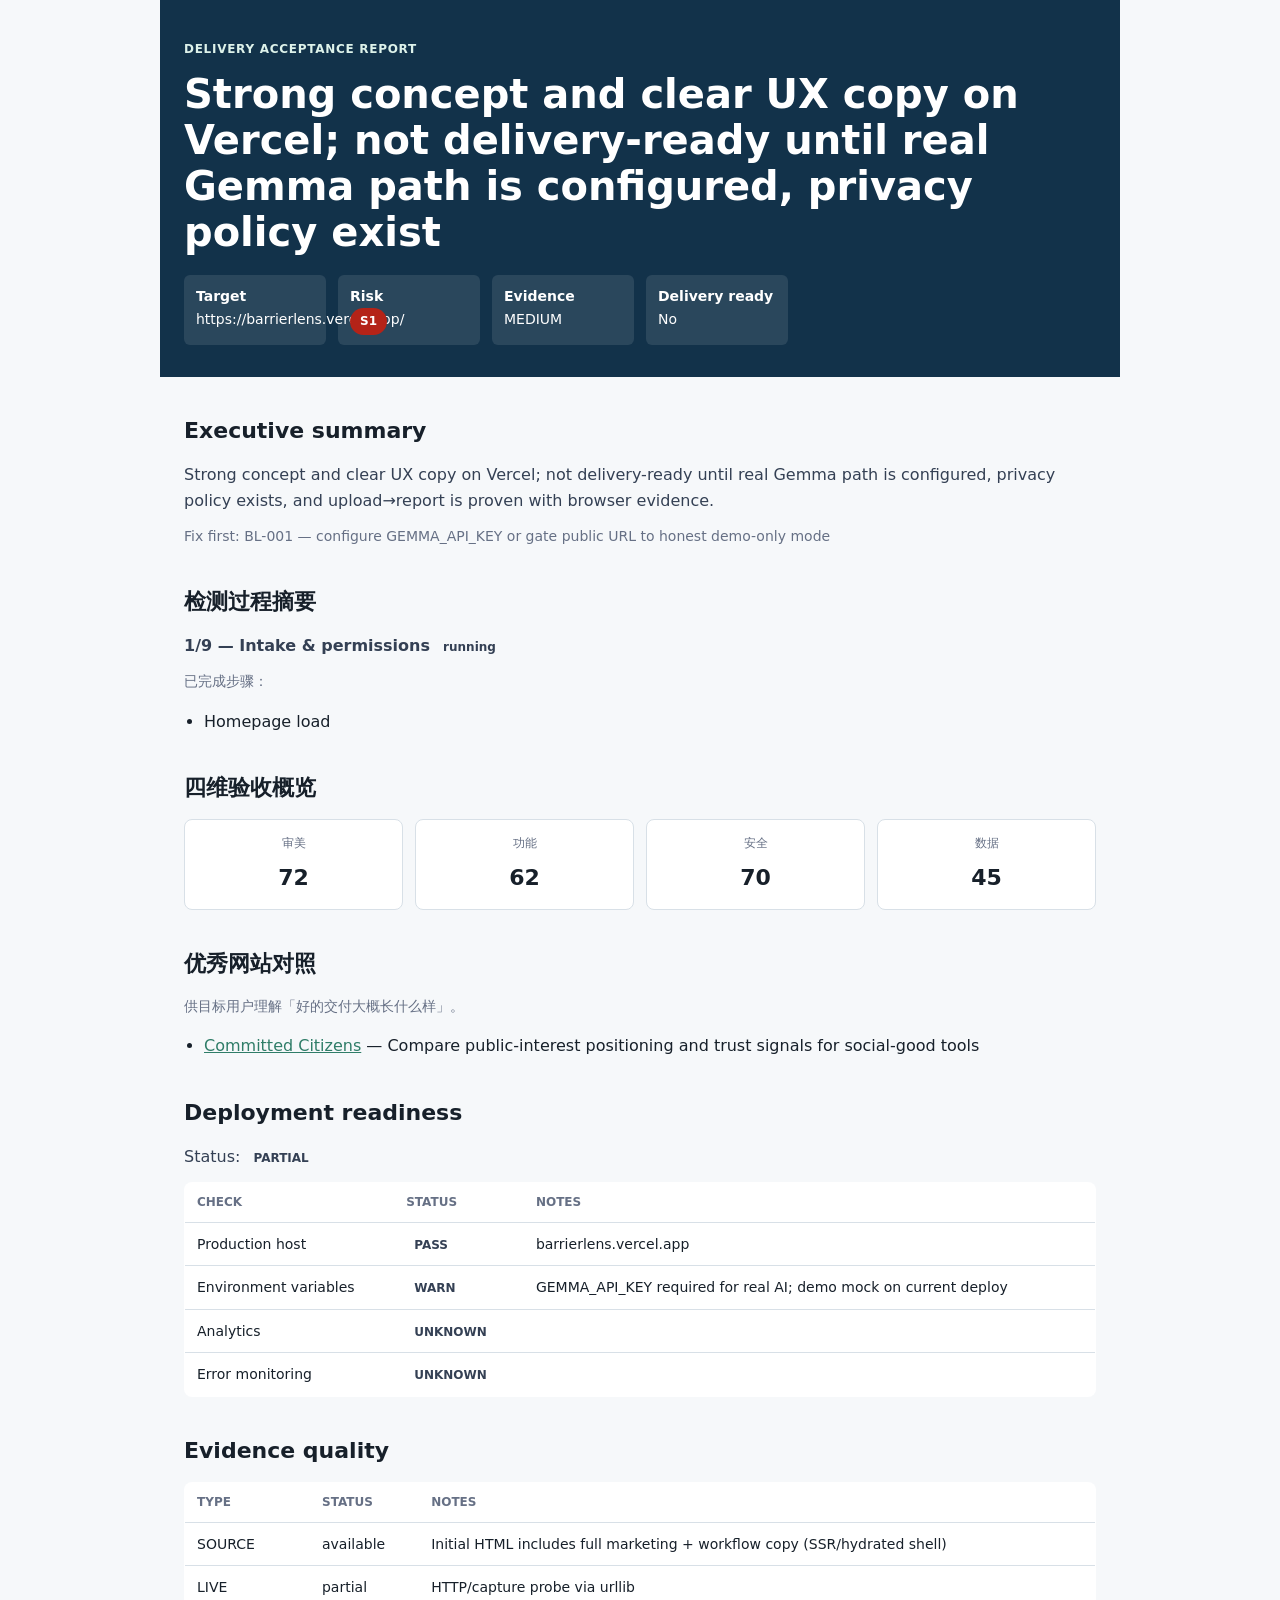
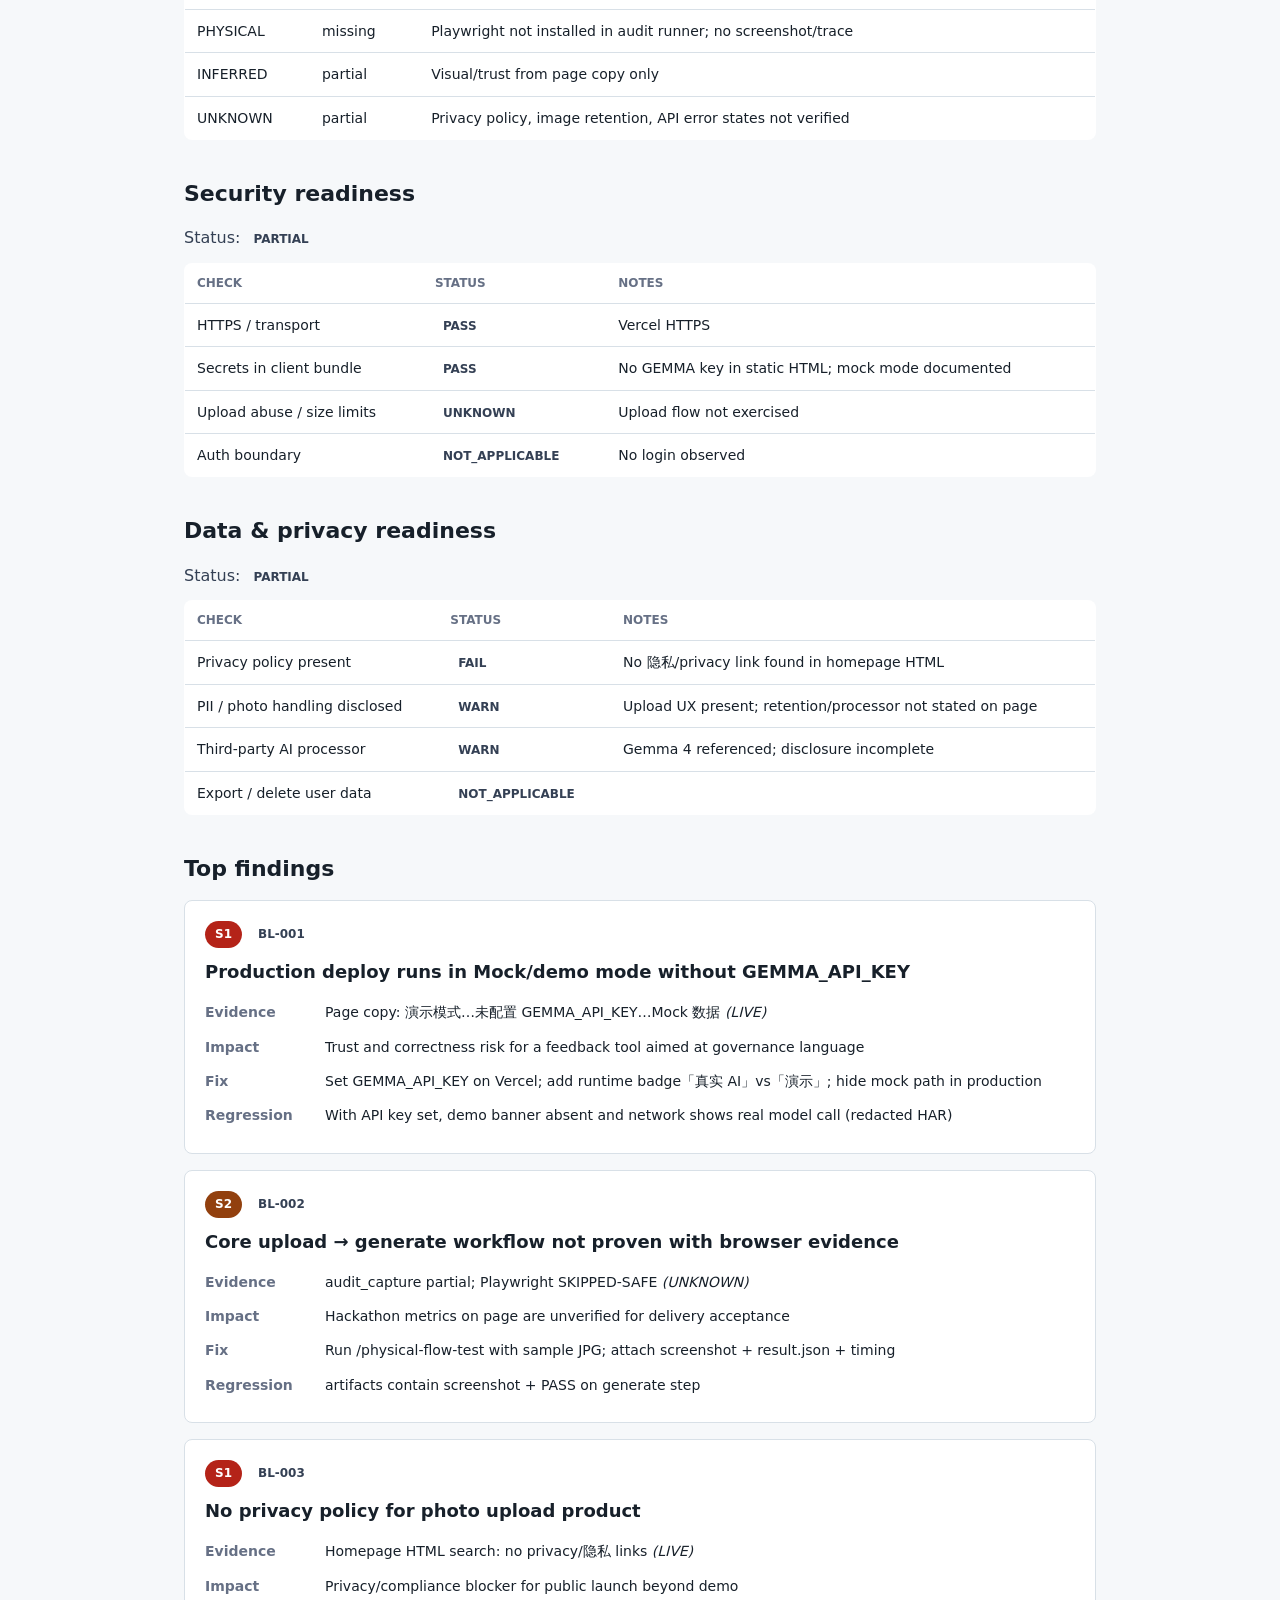
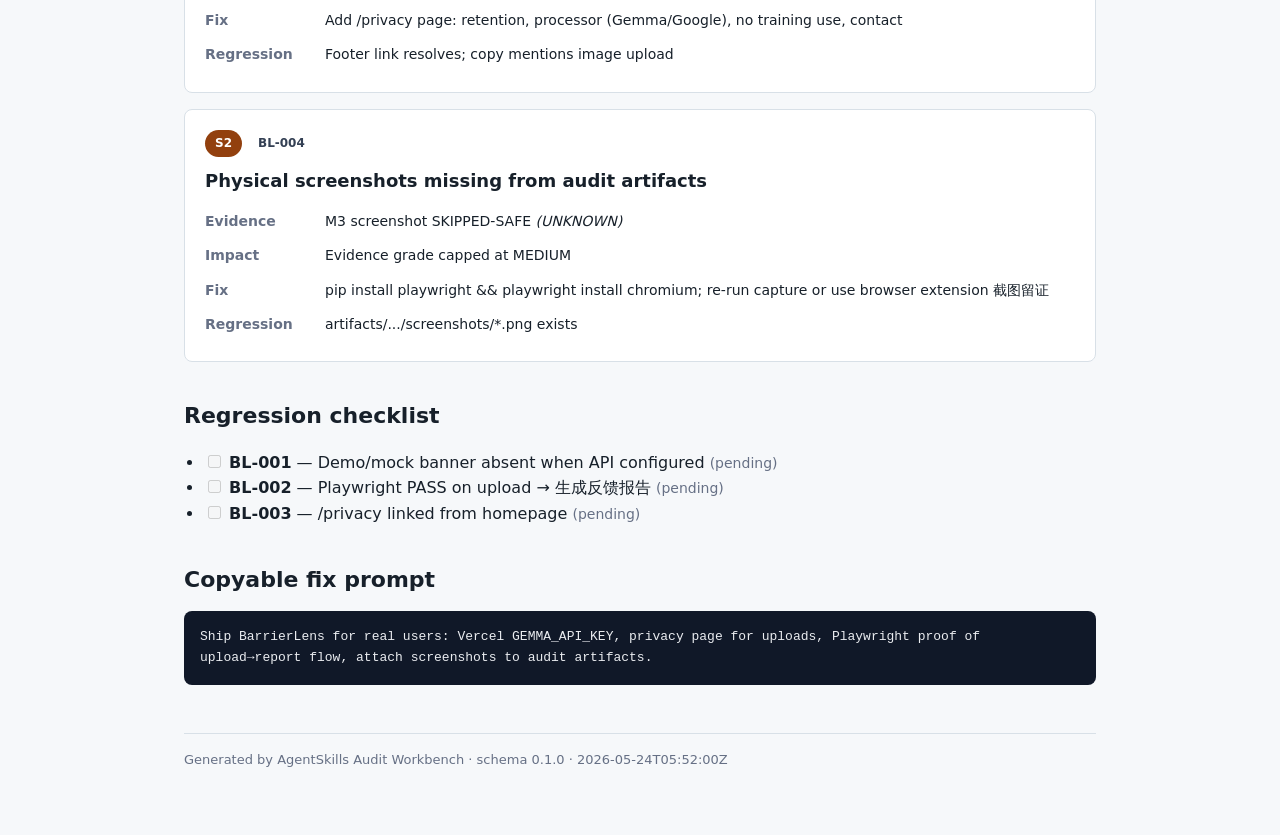
<file: reports/barrierlens-audit.html>
<!DOCTYPE html>
<html lang="en">
<head>
  <meta charset="utf-8" />
  <meta name="viewport" content="width=device-width, initial-scale=1" />
  <title>https://barrierlens.vercel.app/ — Delivery Audit</title>
  <style>
    .asw-public {
      --primary:#12324A; --accent:#2F7D68; --accent-soft:#DDF2EA;
      --canvas:#F6F8FA; --surface:#fff; --ink:#17202A; --body:#344054;
      --muted:#667085; --border:#D8E0E7;
      --s0:#7A1E1E; --s1:#B42318; --s2:#92400E; --s3:#3B5B73; --s4:#475467;
      font-family: Inter, ui-sans-serif, system-ui, sans-serif;
      font-size: 16px; line-height: 1.6; color: var(--ink); background: var(--canvas); margin: 0;
    }
    .asw-public * { box-sizing: border-box; }
    .asw-public .asw-wrap { max-width: 960px; margin: 0 auto; padding: 40px 24px 64px; }
    .asw-public .asw-hero {
      background: var(--primary); color: #fff; margin: -40px -24px 32px; padding: 40px 24px 32px;
    }
    .asw-public .asw-eyebrow { font-size: 12px; font-weight: 700; text-transform: uppercase; letter-spacing: .06em; color: var(--accent-soft); }
    .asw-public h1.asw-title { margin: 8px 0 12px; font-size: clamp(28px, 4vw, 40px); font-weight: 650; line-height: 1.15; }
    .asw-public .asw-meta { display: grid; grid-template-columns: repeat(auto-fill, minmax(140px, 1fr)); gap: 12px; margin-top: 20px; font-size: 14px; }
    .asw-public .asw-meta div { background: rgba(255,255,255,.1); padding: 10px 12px; border-radius: 6px; }
    .asw-public h2 { font-size: 22px; font-weight: 650; margin: 36px 0 14px; }
    .asw-public p { color: var(--body); margin: 0 0 12px; }
    .asw-public .asw-sev { display: inline-block; font-size: 12px; font-weight: 600; padding: 4px 10px; border-radius: 999px; color: #fff; }
    .asw-public .asw-sev-S0 { background: var(--s0); }
    .asw-public .asw-sev-S1 { background: var(--s1); }
    .asw-public .asw-sev-S2 { background: var(--s2); }
    .asw-public .asw-sev-S3 { background: var(--s3); }
    .asw-public .asw-sev-S4 { background: var(--s4); }
    .asw-public .asw-pill { font-size: 12px; padding: 2px 8px; border-radius: 999px; background: var(--surface-soft); color: var(--body); font-weight: 600; }
    .asw-public .asw-issue-card {
      background: var(--surface); border: 1px solid var(--border); border-radius: 8px;
      padding: 20px; margin-bottom: 16px;
    }
    .asw-public .asw-issue-card h3 { margin: 10px 0 8px; font-size: 18px; }
    .asw-public .asw-issue-meta { display: flex; gap: 8px; align-items: center; }
    .asw-public table.asw-kv { width: 100%; border-collapse: collapse; font-size: 14px; }
    .asw-public table.asw-kv th { text-align: left; width: 120px; color: var(--muted); font-weight: 600; padding: 6px 8px 6px 0; vertical-align: top; }
    .asw-public table.asw-kv td { padding: 6px 0; }
    .asw-public table.asw-data { width: 100%; border-collapse: collapse; font-size: 14px; background: var(--surface); border: 1px solid var(--border); border-radius: 8px; overflow: hidden; }
    .asw-public table.asw-data th, .asw-public table.asw-data td { padding: 10px 12px; border-bottom: 1px solid var(--border); text-align: left; }
    .asw-public table.asw-data th { background: var(--surface-soft); color: var(--muted); font-size: 12px; text-transform: uppercase; }
    .asw-public .asw-prompt {
      background: #101828; color: #EAECF0; padding: 16px; border-radius: 8px;
      font-family: ui-monospace, monospace; font-size: 13px; white-space: pre-wrap;
    }
    .asw-public ul { padding-left: 20px; }
    .asw-public .asw-muted { color: var(--muted); font-size: 14px; }
    .asw-public a { color: var(--accent); }
    .asw-public .asw-benchmark { font-size: 14px; margin-top: 10px; padding: 10px 12px; background: var(--accent-soft); border-radius: 6px; }
    .asw-public .asw-pillars { display: grid; grid-template-columns: repeat(4, 1fr); gap: 12px; }
    .asw-public .asw-pillars div { background: var(--surface); border: 1px solid var(--border); border-radius: 8px; padding: 14px; text-align: center; }
    .asw-public .asw-pillars span { display: block; font-size: 12px; color: var(--muted); margin-bottom: 6px; }
    .asw-public .asw-pillars strong { font-size: 22px; }
    .asw-public footer { margin-top: 48px; padding-top: 16px; border-top: 1px solid var(--border); font-size: 13px; color: var(--muted); }
  </style>
</head>
<body class="asw-public">
  <div class="asw-wrap">
    <header class="asw-hero">
      <p class="asw-eyebrow">Delivery acceptance report</p>
      <h1 class="asw-title">Strong concept and clear UX copy on Vercel; not delivery-ready until real Gemma path is configured, privacy policy exist</h1>
      <div class="asw-meta">
        <div><strong>Target</strong><br>https://barrierlens.vercel.app/</div>
        <div><strong>Risk</strong><br><span class="asw-sev asw-sev-S1">S1</span></div>
        <div><strong>Evidence</strong><br>MEDIUM</div>
        <div><strong>Delivery ready</strong><br>No</div>
      </div>
    </header>

    <section>
      <h2>Executive summary</h2>
      <p>Strong concept and clear UX copy on Vercel; not delivery-ready until real Gemma path is configured, privacy policy exists, and upload→report is proven with browser evidence.</p>
      <p class="asw-muted">Fix first: BL-001 — configure GEMMA_API_KEY or gate public URL to honest demo-only mode</p>
    </section>

    
    <section>
      <h2>检测过程摘要</h2>
      <p><strong>1/9 — Intake &amp; permissions</strong>
         <span class="asw-pill">running</span></p>
      <p class="asw-muted">已完成步骤：</p>
      <ul><li>Homepage load</li></ul>
    </section>
    
    <section>
      <h2>四维验收概览</h2>
      <div class="asw-pillars">
        <div><span>审美</span><strong>72</strong></div>
        <div><span>功能</span><strong>62</strong></div>
        <div><span>安全</span><strong>70</strong></div>
        <div><span>数据</span><strong>45</strong></div>
      </div>
    </section>
    
    <section>
      <h2>优秀网站对照</h2>
      <p class="asw-muted">供目标用户理解「好的交付大概长什么样」。</p>
      <ul><li><a href='https://committedcitizens.com' rel='noopener' target='_blank'>Committed Citizens</a> — Compare public-interest positioning and trust signals for social-good tools</li></ul>
    </section>

    <section>
      <h2>Deployment readiness</h2>
      <p>Status: <span class="asw-pill">PARTIAL</span></p>
      <table class="asw-data"><thead><tr><th>Check</th><th>Status</th><th>Notes</th></tr></thead><tbody><tr><td>Production host</td><td><span class='asw-pill'>PASS</span></td><td>barrierlens.vercel.app</td></tr><tr><td>Environment variables</td><td><span class='asw-pill'>WARN</span></td><td>GEMMA_API_KEY required for real AI; demo mock on current deploy</td></tr><tr><td>Analytics</td><td><span class='asw-pill'>UNKNOWN</span></td><td></td></tr><tr><td>Error monitoring</td><td><span class='asw-pill'>UNKNOWN</span></td><td></td></tr></tbody></table>
    </section>

    <section>
      <h2>Evidence quality</h2>
      <table class="asw-data"><thead><tr><th>Type</th><th>Status</th><th>Notes</th></tr></thead><tbody><tr><td>SOURCE</td><td>available</td><td>Initial HTML includes full marketing + workflow copy (SSR/hydrated shell)</td></tr><tr><td>LIVE</td><td>partial</td><td>HTTP/capture probe via urllib</td></tr><tr><td>PHYSICAL</td><td>missing</td><td>Playwright not installed in audit runner; no screenshot/trace</td></tr><tr><td>INFERRED</td><td>partial</td><td>Visual/trust from page copy only</td></tr><tr><td>UNKNOWN</td><td>partial</td><td>Privacy policy, image retention, API error states not verified</td></tr></tbody></table>
    </section>

    
    <section>
      <h2>Security readiness</h2>
      <p>Status: <span class="asw-pill">PARTIAL</span></p>
      <table class="asw-data"><thead><tr><th>Check</th><th>Status</th><th>Notes</th></tr></thead>
      <tbody><tr><td>HTTPS / transport</td><td><span class='asw-pill'>PASS</span></td><td>Vercel HTTPS</td></tr><tr><td>Secrets in client bundle</td><td><span class='asw-pill'>PASS</span></td><td>No GEMMA key in static HTML; mock mode documented</td></tr><tr><td>Upload abuse / size limits</td><td><span class='asw-pill'>UNKNOWN</span></td><td>Upload flow not exercised</td></tr><tr><td>Auth boundary</td><td><span class='asw-pill'>NOT_APPLICABLE</span></td><td>No login observed</td></tr></tbody></table>
    </section>
    
    <section>
      <h2>Data &amp; privacy readiness</h2>
      <p>Status: <span class="asw-pill">PARTIAL</span></p>
      <table class="asw-data"><thead><tr><th>Check</th><th>Status</th><th>Notes</th></tr></thead>
      <tbody><tr><td>Privacy policy present</td><td><span class='asw-pill'>FAIL</span></td><td>No 隐私/privacy link found in homepage HTML</td></tr><tr><td>PII / photo handling disclosed</td><td><span class='asw-pill'>WARN</span></td><td>Upload UX present; retention/processor not stated on page</td></tr><tr><td>Third-party AI processor</td><td><span class='asw-pill'>WARN</span></td><td>Gemma 4 referenced; disclosure incomplete</td></tr><tr><td>Export / delete user data</td><td><span class='asw-pill'>NOT_APPLICABLE</span></td><td></td></tr></tbody></table>
    </section>

    <section>
      <h2>Top findings</h2>
      
        <article class="asw-issue-card">
          <div class="asw-issue-meta">
            <span class="asw-sev asw-sev-S1">S1</span>
            <span class="asw-pill">BL-001</span>
          </div>
          <h3>Production deploy runs in Mock/demo mode without GEMMA_API_KEY</h3>
          <table class="asw-kv">
            <tr><th>Evidence</th><td>Page copy: 演示模式…未配置 GEMMA_API_KEY…Mock 数据 <em>(LIVE)</em></td></tr>
            <tr><th>Impact</th><td>Trust and correctness risk for a feedback tool aimed at governance language</td></tr>
            <tr><th>Fix</th><td>Set GEMMA_API_KEY on Vercel; add runtime badge「真实 AI」vs「演示」; hide mock path in production</td></tr>
            <tr><th>Regression</th><td>With API key set, demo banner absent and network shows real model call (redacted HAR)</td></tr>
          </table>
          
        </article>
        <article class="asw-issue-card">
          <div class="asw-issue-meta">
            <span class="asw-sev asw-sev-S2">S2</span>
            <span class="asw-pill">BL-002</span>
          </div>
          <h3>Core upload → generate workflow not proven with browser evidence</h3>
          <table class="asw-kv">
            <tr><th>Evidence</th><td>audit_capture partial; Playwright SKIPPED-SAFE <em>(UNKNOWN)</em></td></tr>
            <tr><th>Impact</th><td>Hackathon metrics on page are unverified for delivery acceptance</td></tr>
            <tr><th>Fix</th><td>Run /physical-flow-test with sample JPG; attach screenshot + result.json + timing</td></tr>
            <tr><th>Regression</th><td>artifacts contain screenshot + PASS on generate step</td></tr>
          </table>
          
        </article>
        <article class="asw-issue-card">
          <div class="asw-issue-meta">
            <span class="asw-sev asw-sev-S1">S1</span>
            <span class="asw-pill">BL-003</span>
          </div>
          <h3>No privacy policy for photo upload product</h3>
          <table class="asw-kv">
            <tr><th>Evidence</th><td>Homepage HTML search: no privacy/隐私 links <em>(LIVE)</em></td></tr>
            <tr><th>Impact</th><td>Privacy/compliance blocker for public launch beyond demo</td></tr>
            <tr><th>Fix</th><td>Add /privacy page: retention, processor (Gemma/Google), no training use, contact</td></tr>
            <tr><th>Regression</th><td>Footer link resolves; copy mentions image upload</td></tr>
          </table>
          
        </article>
        <article class="asw-issue-card">
          <div class="asw-issue-meta">
            <span class="asw-sev asw-sev-S2">S2</span>
            <span class="asw-pill">BL-004</span>
          </div>
          <h3>Physical screenshots missing from audit artifacts</h3>
          <table class="asw-kv">
            <tr><th>Evidence</th><td>M3 screenshot SKIPPED-SAFE <em>(UNKNOWN)</em></td></tr>
            <tr><th>Impact</th><td>Evidence grade capped at MEDIUM</td></tr>
            <tr><th>Fix</th><td>pip install playwright &amp;&amp; playwright install chromium; re-run capture or use browser extension 截图留证</td></tr>
            <tr><th>Regression</th><td>artifacts/.../screenshots/*.png exists</td></tr>
          </table>
          
        </article>
    </section>

    <section>
      <h2>Regression checklist</h2>
      <ul><li><input type='checkbox' disabled /> <strong>BL-001</strong> — Demo/mock banner absent when API configured <span class='asw-muted'>(pending)</span></li><li><input type='checkbox' disabled /> <strong>BL-002</strong> — Playwright PASS on upload → 生成反馈报告 <span class='asw-muted'>(pending)</span></li><li><input type='checkbox' disabled /> <strong>BL-003</strong> — /privacy linked from homepage <span class='asw-muted'>(pending)</span></li></ul>
    </section>

    <section>
      <h2>Copyable fix prompt</h2>
      <div class="asw-prompt">Ship BarrierLens for real users: Vercel GEMMA_API_KEY, privacy page for uploads, Playwright proof of upload→report flow, attach screenshots to audit artifacts.</div>
    </section>

    <footer>
      Generated by AgentSkills Audit Workbench · schema 0.1.0
      · 2026-05-24T05:52:00Z
    </footer>
  </div>
</body>
</html>
</file>
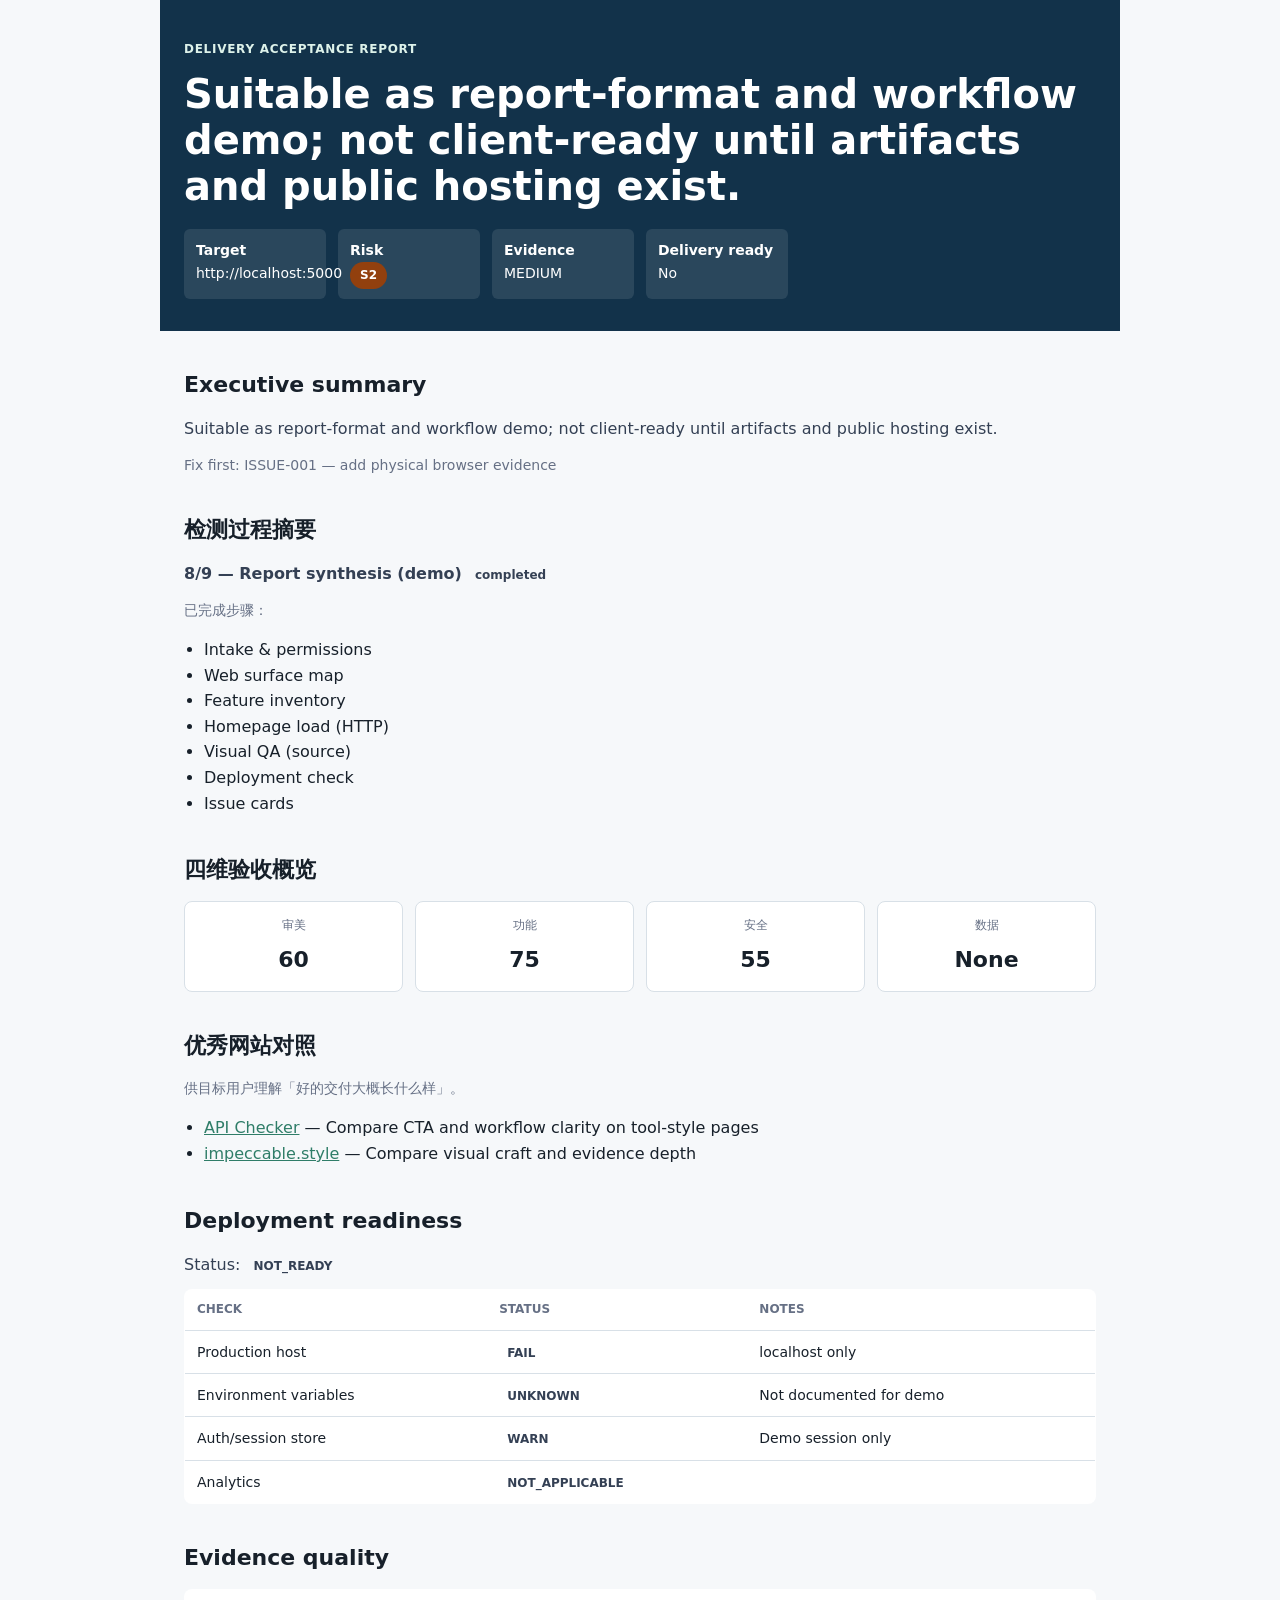
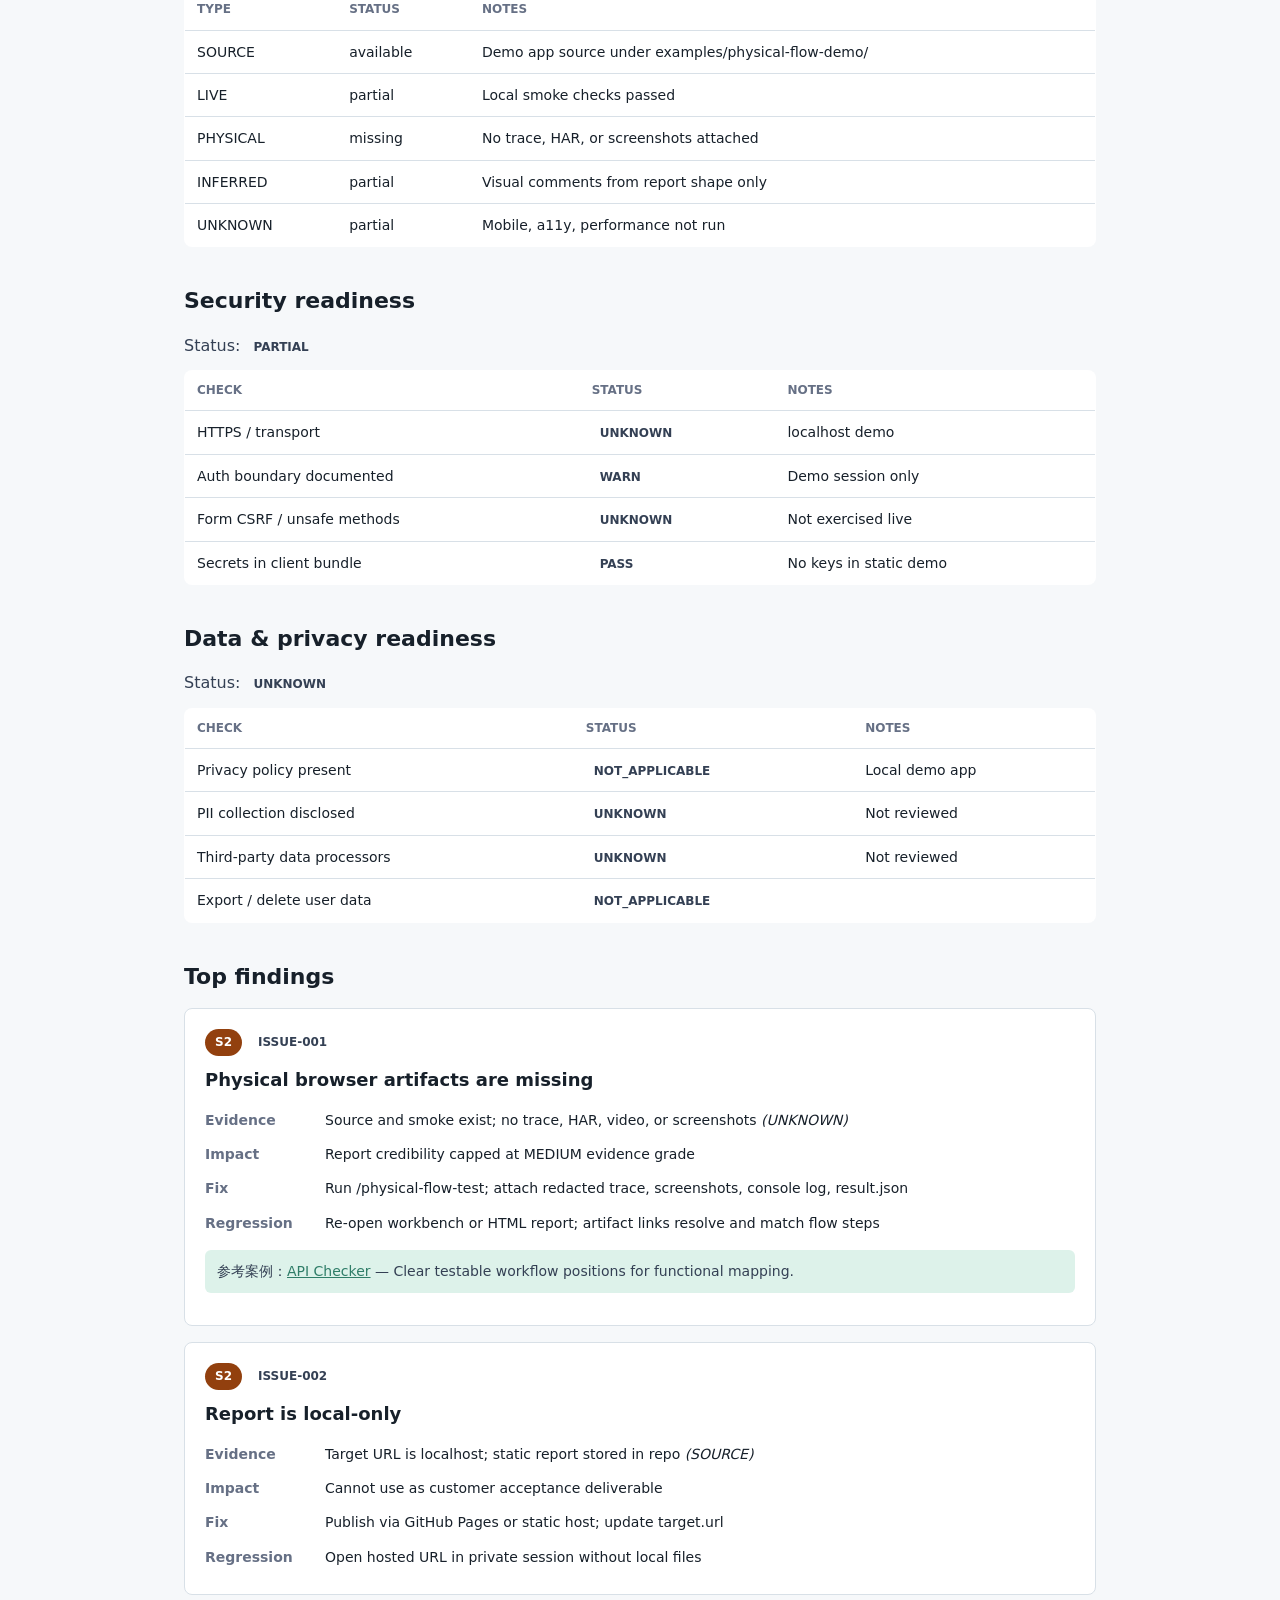
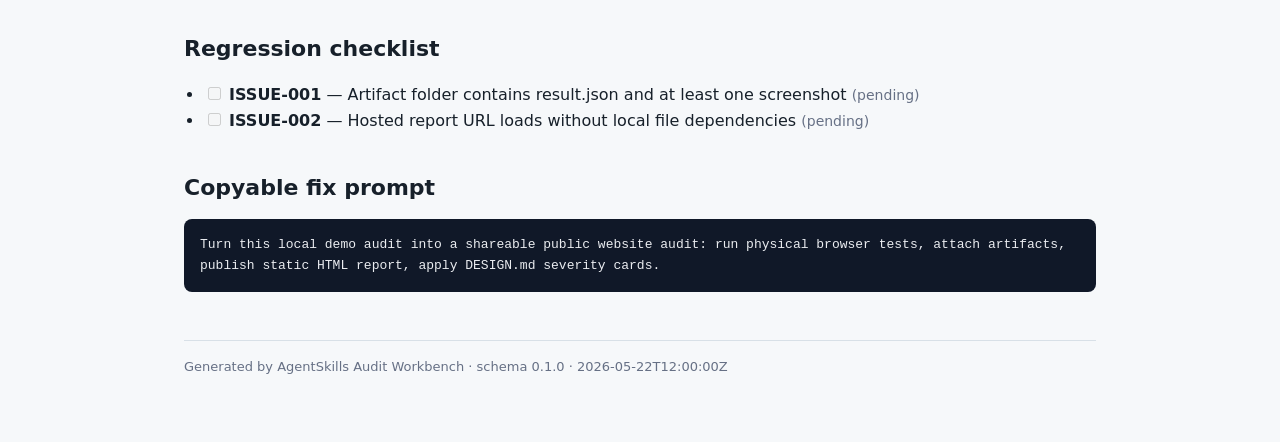
<file: reports/demo-site-audit.html>
<!DOCTYPE html>
<html lang="en">
<head>
  <meta charset="utf-8" />
  <meta name="viewport" content="width=device-width, initial-scale=1" />
  <title>http://localhost:5000 — Delivery Audit</title>
  <style>
    .asw-public {
      --primary:#12324A; --accent:#2F7D68; --accent-soft:#DDF2EA;
      --canvas:#F6F8FA; --surface:#fff; --ink:#17202A; --body:#344054;
      --muted:#667085; --border:#D8E0E7;
      --s0:#7A1E1E; --s1:#B42318; --s2:#92400E; --s3:#3B5B73; --s4:#475467;
      font-family: Inter, ui-sans-serif, system-ui, sans-serif;
      font-size: 16px; line-height: 1.6; color: var(--ink); background: var(--canvas); margin: 0;
    }
    .asw-public * { box-sizing: border-box; }
    .asw-public .asw-wrap { max-width: 960px; margin: 0 auto; padding: 40px 24px 64px; }
    .asw-public .asw-hero {
      background: var(--primary); color: #fff; margin: -40px -24px 32px; padding: 40px 24px 32px;
    }
    .asw-public .asw-eyebrow { font-size: 12px; font-weight: 700; text-transform: uppercase; letter-spacing: .06em; color: var(--accent-soft); }
    .asw-public h1.asw-title { margin: 8px 0 12px; font-size: clamp(28px, 4vw, 40px); font-weight: 650; line-height: 1.15; }
    .asw-public .asw-meta { display: grid; grid-template-columns: repeat(auto-fill, minmax(140px, 1fr)); gap: 12px; margin-top: 20px; font-size: 14px; }
    .asw-public .asw-meta div { background: rgba(255,255,255,.1); padding: 10px 12px; border-radius: 6px; }
    .asw-public h2 { font-size: 22px; font-weight: 650; margin: 36px 0 14px; }
    .asw-public p { color: var(--body); margin: 0 0 12px; }
    .asw-public .asw-sev { display: inline-block; font-size: 12px; font-weight: 600; padding: 4px 10px; border-radius: 999px; color: #fff; }
    .asw-public .asw-sev-S0 { background: var(--s0); }
    .asw-public .asw-sev-S1 { background: var(--s1); }
    .asw-public .asw-sev-S2 { background: var(--s2); }
    .asw-public .asw-sev-S3 { background: var(--s3); }
    .asw-public .asw-sev-S4 { background: var(--s4); }
    .asw-public .asw-pill { font-size: 12px; padding: 2px 8px; border-radius: 999px; background: var(--surface-soft); color: var(--body); font-weight: 600; }
    .asw-public .asw-issue-card {
      background: var(--surface); border: 1px solid var(--border); border-radius: 8px;
      padding: 20px; margin-bottom: 16px;
    }
    .asw-public .asw-issue-card h3 { margin: 10px 0 8px; font-size: 18px; }
    .asw-public .asw-issue-meta { display: flex; gap: 8px; align-items: center; }
    .asw-public table.asw-kv { width: 100%; border-collapse: collapse; font-size: 14px; }
    .asw-public table.asw-kv th { text-align: left; width: 120px; color: var(--muted); font-weight: 600; padding: 6px 8px 6px 0; vertical-align: top; }
    .asw-public table.asw-kv td { padding: 6px 0; }
    .asw-public table.asw-data { width: 100%; border-collapse: collapse; font-size: 14px; background: var(--surface); border: 1px solid var(--border); border-radius: 8px; overflow: hidden; }
    .asw-public table.asw-data th, .asw-public table.asw-data td { padding: 10px 12px; border-bottom: 1px solid var(--border); text-align: left; }
    .asw-public table.asw-data th { background: var(--surface-soft); color: var(--muted); font-size: 12px; text-transform: uppercase; }
    .asw-public .asw-prompt {
      background: #101828; color: #EAECF0; padding: 16px; border-radius: 8px;
      font-family: ui-monospace, monospace; font-size: 13px; white-space: pre-wrap;
    }
    .asw-public ul { padding-left: 20px; }
    .asw-public .asw-muted { color: var(--muted); font-size: 14px; }
    .asw-public a { color: var(--accent); }
    .asw-public .asw-benchmark { font-size: 14px; margin-top: 10px; padding: 10px 12px; background: var(--accent-soft); border-radius: 6px; }
    .asw-public .asw-pillars { display: grid; grid-template-columns: repeat(4, 1fr); gap: 12px; }
    .asw-public .asw-pillars div { background: var(--surface); border: 1px solid var(--border); border-radius: 8px; padding: 14px; text-align: center; }
    .asw-public .asw-pillars span { display: block; font-size: 12px; color: var(--muted); margin-bottom: 6px; }
    .asw-public .asw-pillars strong { font-size: 22px; }
    .asw-public footer { margin-top: 48px; padding-top: 16px; border-top: 1px solid var(--border); font-size: 13px; color: var(--muted); }
  </style>
</head>
<body class="asw-public">
  <div class="asw-wrap">
    <header class="asw-hero">
      <p class="asw-eyebrow">Delivery acceptance report</p>
      <h1 class="asw-title">Suitable as report-format and workflow demo; not client-ready until artifacts and public hosting exist.</h1>
      <div class="asw-meta">
        <div><strong>Target</strong><br>http://localhost:5000</div>
        <div><strong>Risk</strong><br><span class="asw-sev asw-sev-S2">S2</span></div>
        <div><strong>Evidence</strong><br>MEDIUM</div>
        <div><strong>Delivery ready</strong><br>No</div>
      </div>
    </header>

    <section>
      <h2>Executive summary</h2>
      <p>Suitable as report-format and workflow demo; not client-ready until artifacts and public hosting exist.</p>
      <p class="asw-muted">Fix first: ISSUE-001 — add physical browser evidence</p>
    </section>

    
    <section>
      <h2>检测过程摘要</h2>
      <p><strong>8/9 — Report synthesis (demo)</strong>
         <span class="asw-pill">completed</span></p>
      <p class="asw-muted">已完成步骤：</p>
      <ul><li>Intake &amp; permissions</li><li>Web surface map</li><li>Feature inventory</li><li>Homepage load (HTTP)</li><li>Visual QA (source)</li><li>Deployment check</li><li>Issue cards</li></ul>
    </section>
    
    <section>
      <h2>四维验收概览</h2>
      <div class="asw-pillars">
        <div><span>审美</span><strong>60</strong></div>
        <div><span>功能</span><strong>75</strong></div>
        <div><span>安全</span><strong>55</strong></div>
        <div><span>数据</span><strong>None</strong></div>
      </div>
    </section>
    
    <section>
      <h2>优秀网站对照</h2>
      <p class="asw-muted">供目标用户理解「好的交付大概长什么样」。</p>
      <ul><li><a href='https://apichecker.com' rel='noopener' target='_blank'>API Checker</a> — Compare CTA and workflow clarity on tool-style pages</li><li><a href='https://impeccable.style' rel='noopener' target='_blank'>impeccable.style</a> — Compare visual craft and evidence depth</li></ul>
    </section>

    <section>
      <h2>Deployment readiness</h2>
      <p>Status: <span class="asw-pill">NOT_READY</span></p>
      <table class="asw-data"><thead><tr><th>Check</th><th>Status</th><th>Notes</th></tr></thead><tbody><tr><td>Production host</td><td><span class='asw-pill'>FAIL</span></td><td>localhost only</td></tr><tr><td>Environment variables</td><td><span class='asw-pill'>UNKNOWN</span></td><td>Not documented for demo</td></tr><tr><td>Auth/session store</td><td><span class='asw-pill'>WARN</span></td><td>Demo session only</td></tr><tr><td>Analytics</td><td><span class='asw-pill'>NOT_APPLICABLE</span></td><td></td></tr></tbody></table>
    </section>

    <section>
      <h2>Evidence quality</h2>
      <table class="asw-data"><thead><tr><th>Type</th><th>Status</th><th>Notes</th></tr></thead><tbody><tr><td>SOURCE</td><td>available</td><td>Demo app source under examples/physical-flow-demo/</td></tr><tr><td>LIVE</td><td>partial</td><td>Local smoke checks passed</td></tr><tr><td>PHYSICAL</td><td>missing</td><td>No trace, HAR, or screenshots attached</td></tr><tr><td>INFERRED</td><td>partial</td><td>Visual comments from report shape only</td></tr><tr><td>UNKNOWN</td><td>partial</td><td>Mobile, a11y, performance not run</td></tr></tbody></table>
    </section>

    
    <section>
      <h2>Security readiness</h2>
      <p>Status: <span class="asw-pill">PARTIAL</span></p>
      <table class="asw-data"><thead><tr><th>Check</th><th>Status</th><th>Notes</th></tr></thead>
      <tbody><tr><td>HTTPS / transport</td><td><span class='asw-pill'>UNKNOWN</span></td><td>localhost demo</td></tr><tr><td>Auth boundary documented</td><td><span class='asw-pill'>WARN</span></td><td>Demo session only</td></tr><tr><td>Form CSRF / unsafe methods</td><td><span class='asw-pill'>UNKNOWN</span></td><td>Not exercised live</td></tr><tr><td>Secrets in client bundle</td><td><span class='asw-pill'>PASS</span></td><td>No keys in static demo</td></tr></tbody></table>
    </section>
    
    <section>
      <h2>Data &amp; privacy readiness</h2>
      <p>Status: <span class="asw-pill">UNKNOWN</span></p>
      <table class="asw-data"><thead><tr><th>Check</th><th>Status</th><th>Notes</th></tr></thead>
      <tbody><tr><td>Privacy policy present</td><td><span class='asw-pill'>NOT_APPLICABLE</span></td><td>Local demo app</td></tr><tr><td>PII collection disclosed</td><td><span class='asw-pill'>UNKNOWN</span></td><td>Not reviewed</td></tr><tr><td>Third-party data processors</td><td><span class='asw-pill'>UNKNOWN</span></td><td>Not reviewed</td></tr><tr><td>Export / delete user data</td><td><span class='asw-pill'>NOT_APPLICABLE</span></td><td></td></tr></tbody></table>
    </section>

    <section>
      <h2>Top findings</h2>
      
        <article class="asw-issue-card">
          <div class="asw-issue-meta">
            <span class="asw-sev asw-sev-S2">S2</span>
            <span class="asw-pill">ISSUE-001</span>
          </div>
          <h3>Physical browser artifacts are missing</h3>
          <table class="asw-kv">
            <tr><th>Evidence</th><td>Source and smoke exist; no trace, HAR, video, or screenshots <em>(UNKNOWN)</em></td></tr>
            <tr><th>Impact</th><td>Report credibility capped at MEDIUM evidence grade</td></tr>
            <tr><th>Fix</th><td>Run /physical-flow-test; attach redacted trace, screenshots, console log, result.json</td></tr>
            <tr><th>Regression</th><td>Re-open workbench or HTML report; artifact links resolve and match flow steps</td></tr>
          </table>
          <p class='asw-benchmark'>参考案例：<a href='https://apichecker.com' rel='noopener' target='_blank'>API Checker</a> — Clear testable workflow positions for functional mapping.</p>
        </article>
        <article class="asw-issue-card">
          <div class="asw-issue-meta">
            <span class="asw-sev asw-sev-S2">S2</span>
            <span class="asw-pill">ISSUE-002</span>
          </div>
          <h3>Report is local-only</h3>
          <table class="asw-kv">
            <tr><th>Evidence</th><td>Target URL is localhost; static report stored in repo <em>(SOURCE)</em></td></tr>
            <tr><th>Impact</th><td>Cannot use as customer acceptance deliverable</td></tr>
            <tr><th>Fix</th><td>Publish via GitHub Pages or static host; update target.url</td></tr>
            <tr><th>Regression</th><td>Open hosted URL in private session without local files</td></tr>
          </table>
          
        </article>
    </section>

    <section>
      <h2>Regression checklist</h2>
      <ul><li><input type='checkbox' disabled /> <strong>ISSUE-001</strong> — Artifact folder contains result.json and at least one screenshot <span class='asw-muted'>(pending)</span></li><li><input type='checkbox' disabled /> <strong>ISSUE-002</strong> — Hosted report URL loads without local file dependencies <span class='asw-muted'>(pending)</span></li></ul>
    </section>

    <section>
      <h2>Copyable fix prompt</h2>
      <div class="asw-prompt">Turn this local demo audit into a shareable public website audit: run physical browser tests, attach artifacts, publish static HTML report, apply DESIGN.md severity cards.</div>
    </section>

    <footer>
      Generated by AgentSkills Audit Workbench · schema 0.1.0
      · 2026-05-22T12:00:00Z
    </footer>
  </div>
</body>
</html>
</file>
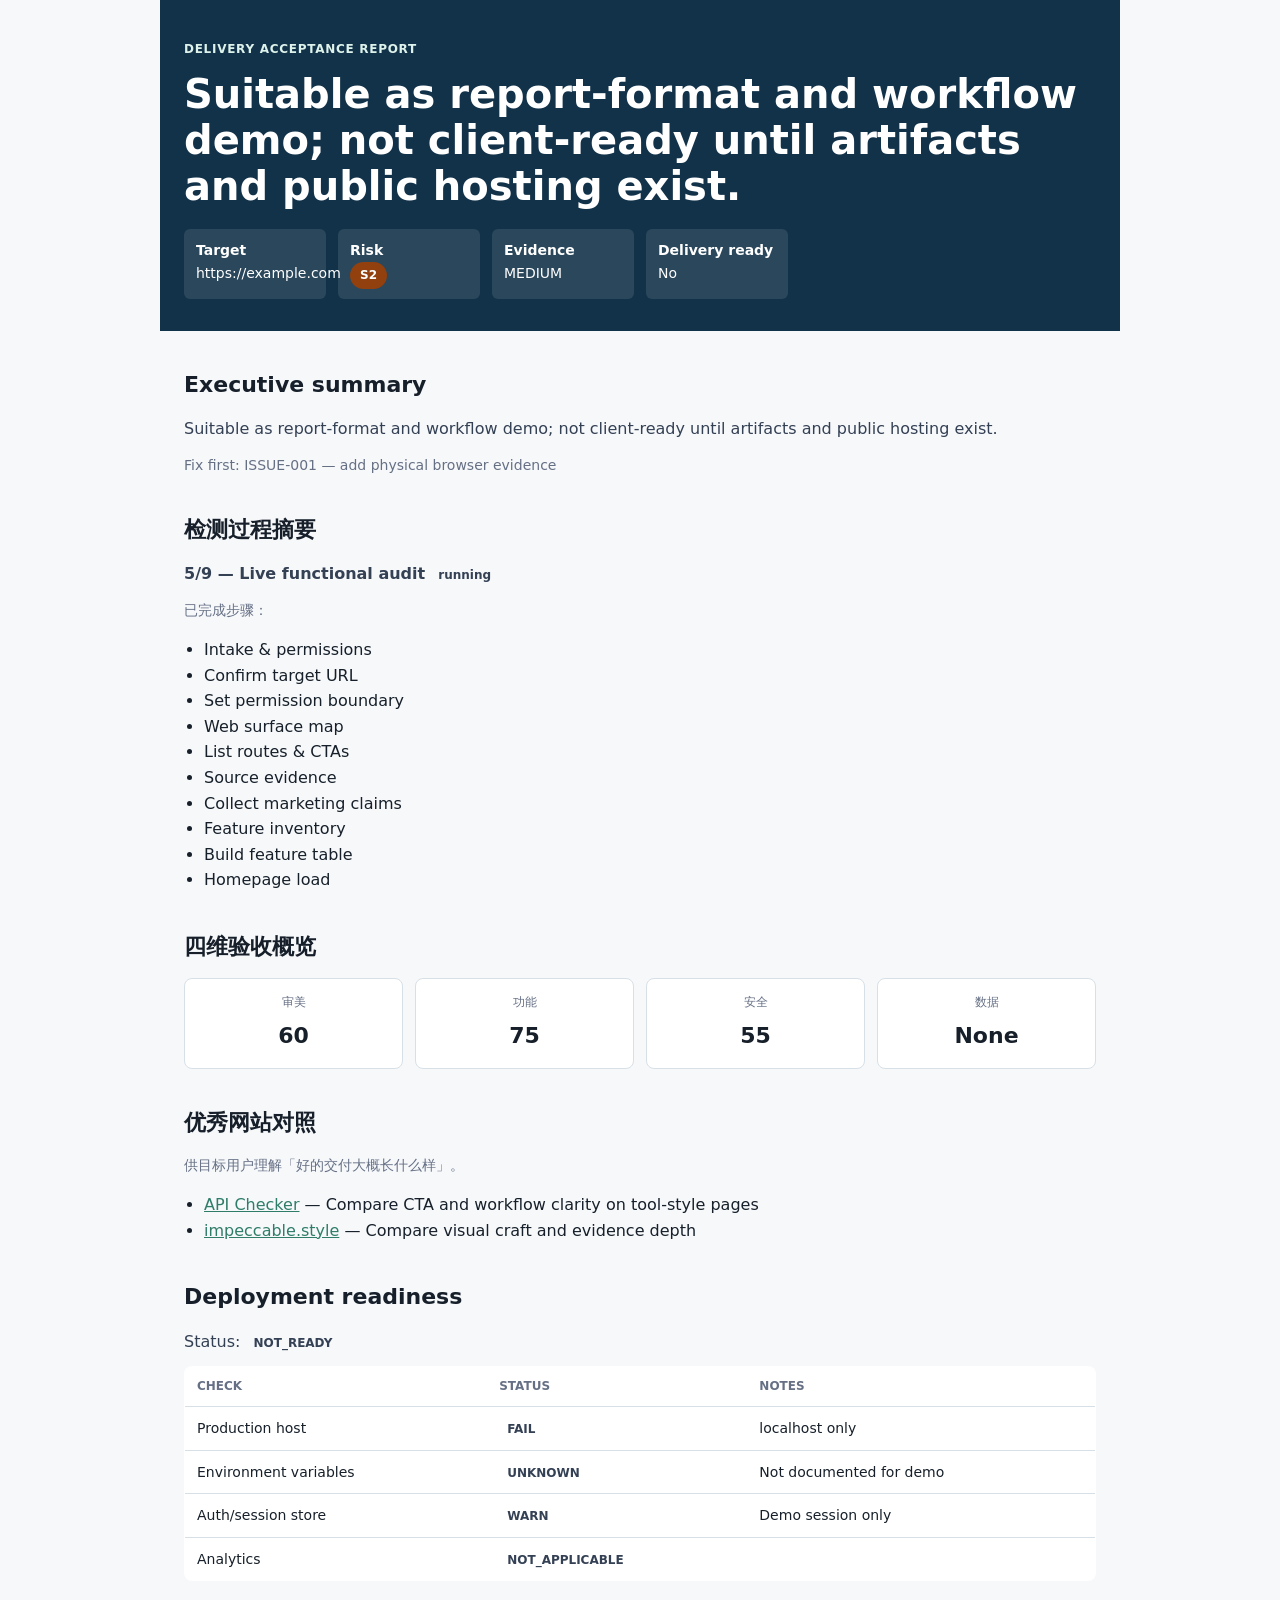
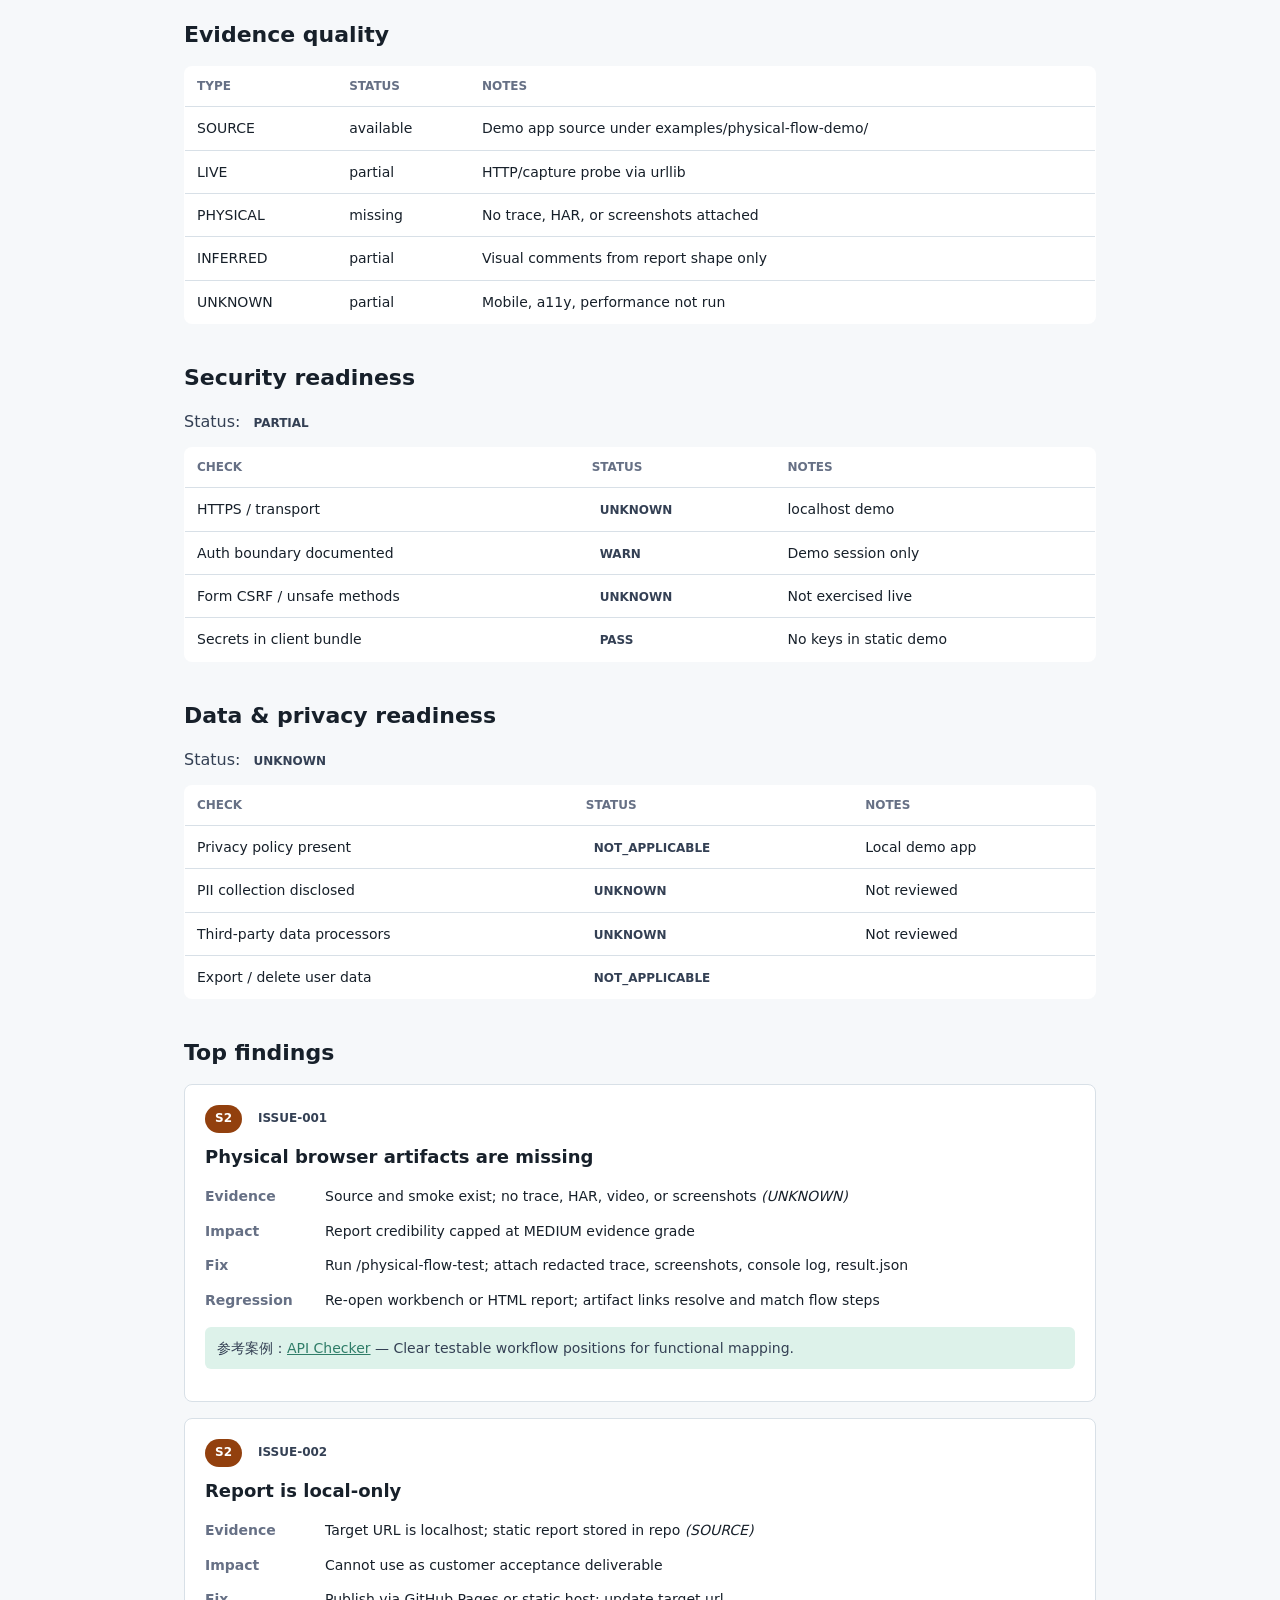
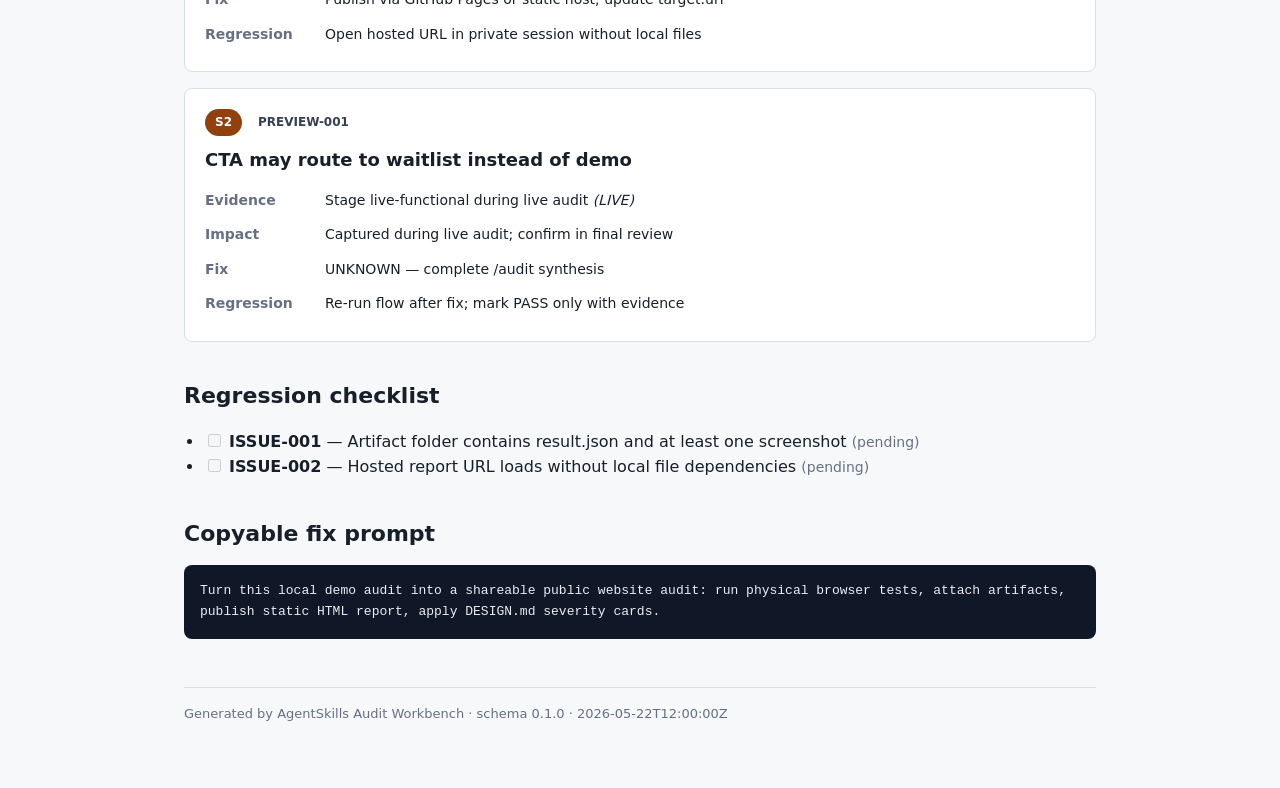
<file: reports/latest-audit.html>
<!DOCTYPE html>
<html lang="en">
<head>
  <meta charset="utf-8" />
  <meta name="viewport" content="width=device-width, initial-scale=1" />
  <title>https://example.com — Delivery Audit</title>
  <style>
    .asw-public {
      --primary:#12324A; --accent:#2F7D68; --accent-soft:#DDF2EA;
      --canvas:#F6F8FA; --surface:#fff; --ink:#17202A; --body:#344054;
      --muted:#667085; --border:#D8E0E7;
      --s0:#7A1E1E; --s1:#B42318; --s2:#92400E; --s3:#3B5B73; --s4:#475467;
      font-family: Inter, ui-sans-serif, system-ui, sans-serif;
      font-size: 16px; line-height: 1.6; color: var(--ink); background: var(--canvas); margin: 0;
    }
    .asw-public * { box-sizing: border-box; }
    .asw-public .asw-wrap { max-width: 960px; margin: 0 auto; padding: 40px 24px 64px; }
    .asw-public .asw-hero {
      background: var(--primary); color: #fff; margin: -40px -24px 32px; padding: 40px 24px 32px;
    }
    .asw-public .asw-eyebrow { font-size: 12px; font-weight: 700; text-transform: uppercase; letter-spacing: .06em; color: var(--accent-soft); }
    .asw-public h1.asw-title { margin: 8px 0 12px; font-size: clamp(28px, 4vw, 40px); font-weight: 650; line-height: 1.15; }
    .asw-public .asw-meta { display: grid; grid-template-columns: repeat(auto-fill, minmax(140px, 1fr)); gap: 12px; margin-top: 20px; font-size: 14px; }
    .asw-public .asw-meta div { background: rgba(255,255,255,.1); padding: 10px 12px; border-radius: 6px; }
    .asw-public h2 { font-size: 22px; font-weight: 650; margin: 36px 0 14px; }
    .asw-public p { color: var(--body); margin: 0 0 12px; }
    .asw-public .asw-sev { display: inline-block; font-size: 12px; font-weight: 600; padding: 4px 10px; border-radius: 999px; color: #fff; }
    .asw-public .asw-sev-S0 { background: var(--s0); }
    .asw-public .asw-sev-S1 { background: var(--s1); }
    .asw-public .asw-sev-S2 { background: var(--s2); }
    .asw-public .asw-sev-S3 { background: var(--s3); }
    .asw-public .asw-sev-S4 { background: var(--s4); }
    .asw-public .asw-pill { font-size: 12px; padding: 2px 8px; border-radius: 999px; background: var(--surface-soft); color: var(--body); font-weight: 600; }
    .asw-public .asw-issue-card {
      background: var(--surface); border: 1px solid var(--border); border-radius: 8px;
      padding: 20px; margin-bottom: 16px;
    }
    .asw-public .asw-issue-card h3 { margin: 10px 0 8px; font-size: 18px; }
    .asw-public .asw-issue-meta { display: flex; gap: 8px; align-items: center; }
    .asw-public table.asw-kv { width: 100%; border-collapse: collapse; font-size: 14px; }
    .asw-public table.asw-kv th { text-align: left; width: 120px; color: var(--muted); font-weight: 600; padding: 6px 8px 6px 0; vertical-align: top; }
    .asw-public table.asw-kv td { padding: 6px 0; }
    .asw-public table.asw-data { width: 100%; border-collapse: collapse; font-size: 14px; background: var(--surface); border: 1px solid var(--border); border-radius: 8px; overflow: hidden; }
    .asw-public table.asw-data th, .asw-public table.asw-data td { padding: 10px 12px; border-bottom: 1px solid var(--border); text-align: left; }
    .asw-public table.asw-data th { background: var(--surface-soft); color: var(--muted); font-size: 12px; text-transform: uppercase; }
    .asw-public .asw-prompt {
      background: #101828; color: #EAECF0; padding: 16px; border-radius: 8px;
      font-family: ui-monospace, monospace; font-size: 13px; white-space: pre-wrap;
    }
    .asw-public ul { padding-left: 20px; }
    .asw-public .asw-muted { color: var(--muted); font-size: 14px; }
    .asw-public a { color: var(--accent); }
    .asw-public .asw-benchmark { font-size: 14px; margin-top: 10px; padding: 10px 12px; background: var(--accent-soft); border-radius: 6px; }
    .asw-public .asw-pillars { display: grid; grid-template-columns: repeat(4, 1fr); gap: 12px; }
    .asw-public .asw-pillars div { background: var(--surface); border: 1px solid var(--border); border-radius: 8px; padding: 14px; text-align: center; }
    .asw-public .asw-pillars span { display: block; font-size: 12px; color: var(--muted); margin-bottom: 6px; }
    .asw-public .asw-pillars strong { font-size: 22px; }
    .asw-public footer { margin-top: 48px; padding-top: 16px; border-top: 1px solid var(--border); font-size: 13px; color: var(--muted); }
  </style>
</head>
<body class="asw-public">
  <div class="asw-wrap">
    <header class="asw-hero">
      <p class="asw-eyebrow">Delivery acceptance report</p>
      <h1 class="asw-title">Suitable as report-format and workflow demo; not client-ready until artifacts and public hosting exist.</h1>
      <div class="asw-meta">
        <div><strong>Target</strong><br>https://example.com</div>
        <div><strong>Risk</strong><br><span class="asw-sev asw-sev-S2">S2</span></div>
        <div><strong>Evidence</strong><br>MEDIUM</div>
        <div><strong>Delivery ready</strong><br>No</div>
      </div>
    </header>

    <section>
      <h2>Executive summary</h2>
      <p>Suitable as report-format and workflow demo; not client-ready until artifacts and public hosting exist.</p>
      <p class="asw-muted">Fix first: ISSUE-001 — add physical browser evidence</p>
    </section>

    
    <section>
      <h2>检测过程摘要</h2>
      <p><strong>5/9 — Live functional audit</strong>
         <span class="asw-pill">running</span></p>
      <p class="asw-muted">已完成步骤：</p>
      <ul><li>Intake &amp; permissions</li><li>Confirm target URL</li><li>Set permission boundary</li><li>Web surface map</li><li>List routes &amp; CTAs</li><li>Source evidence</li><li>Collect marketing claims</li><li>Feature inventory</li><li>Build feature table</li><li>Homepage load</li></ul>
    </section>
    
    <section>
      <h2>四维验收概览</h2>
      <div class="asw-pillars">
        <div><span>审美</span><strong>60</strong></div>
        <div><span>功能</span><strong>75</strong></div>
        <div><span>安全</span><strong>55</strong></div>
        <div><span>数据</span><strong>None</strong></div>
      </div>
    </section>
    
    <section>
      <h2>优秀网站对照</h2>
      <p class="asw-muted">供目标用户理解「好的交付大概长什么样」。</p>
      <ul><li><a href='https://apichecker.com' rel='noopener' target='_blank'>API Checker</a> — Compare CTA and workflow clarity on tool-style pages</li><li><a href='https://impeccable.style' rel='noopener' target='_blank'>impeccable.style</a> — Compare visual craft and evidence depth</li></ul>
    </section>

    <section>
      <h2>Deployment readiness</h2>
      <p>Status: <span class="asw-pill">NOT_READY</span></p>
      <table class="asw-data"><thead><tr><th>Check</th><th>Status</th><th>Notes</th></tr></thead><tbody><tr><td>Production host</td><td><span class='asw-pill'>FAIL</span></td><td>localhost only</td></tr><tr><td>Environment variables</td><td><span class='asw-pill'>UNKNOWN</span></td><td>Not documented for demo</td></tr><tr><td>Auth/session store</td><td><span class='asw-pill'>WARN</span></td><td>Demo session only</td></tr><tr><td>Analytics</td><td><span class='asw-pill'>NOT_APPLICABLE</span></td><td></td></tr></tbody></table>
    </section>

    <section>
      <h2>Evidence quality</h2>
      <table class="asw-data"><thead><tr><th>Type</th><th>Status</th><th>Notes</th></tr></thead><tbody><tr><td>SOURCE</td><td>available</td><td>Demo app source under examples/physical-flow-demo/</td></tr><tr><td>LIVE</td><td>partial</td><td>HTTP/capture probe via urllib</td></tr><tr><td>PHYSICAL</td><td>missing</td><td>No trace, HAR, or screenshots attached</td></tr><tr><td>INFERRED</td><td>partial</td><td>Visual comments from report shape only</td></tr><tr><td>UNKNOWN</td><td>partial</td><td>Mobile, a11y, performance not run</td></tr></tbody></table>
    </section>

    
    <section>
      <h2>Security readiness</h2>
      <p>Status: <span class="asw-pill">PARTIAL</span></p>
      <table class="asw-data"><thead><tr><th>Check</th><th>Status</th><th>Notes</th></tr></thead>
      <tbody><tr><td>HTTPS / transport</td><td><span class='asw-pill'>UNKNOWN</span></td><td>localhost demo</td></tr><tr><td>Auth boundary documented</td><td><span class='asw-pill'>WARN</span></td><td>Demo session only</td></tr><tr><td>Form CSRF / unsafe methods</td><td><span class='asw-pill'>UNKNOWN</span></td><td>Not exercised live</td></tr><tr><td>Secrets in client bundle</td><td><span class='asw-pill'>PASS</span></td><td>No keys in static demo</td></tr></tbody></table>
    </section>
    
    <section>
      <h2>Data &amp; privacy readiness</h2>
      <p>Status: <span class="asw-pill">UNKNOWN</span></p>
      <table class="asw-data"><thead><tr><th>Check</th><th>Status</th><th>Notes</th></tr></thead>
      <tbody><tr><td>Privacy policy present</td><td><span class='asw-pill'>NOT_APPLICABLE</span></td><td>Local demo app</td></tr><tr><td>PII collection disclosed</td><td><span class='asw-pill'>UNKNOWN</span></td><td>Not reviewed</td></tr><tr><td>Third-party data processors</td><td><span class='asw-pill'>UNKNOWN</span></td><td>Not reviewed</td></tr><tr><td>Export / delete user data</td><td><span class='asw-pill'>NOT_APPLICABLE</span></td><td></td></tr></tbody></table>
    </section>

    <section>
      <h2>Top findings</h2>
      
        <article class="asw-issue-card">
          <div class="asw-issue-meta">
            <span class="asw-sev asw-sev-S2">S2</span>
            <span class="asw-pill">ISSUE-001</span>
          </div>
          <h3>Physical browser artifacts are missing</h3>
          <table class="asw-kv">
            <tr><th>Evidence</th><td>Source and smoke exist; no trace, HAR, video, or screenshots <em>(UNKNOWN)</em></td></tr>
            <tr><th>Impact</th><td>Report credibility capped at MEDIUM evidence grade</td></tr>
            <tr><th>Fix</th><td>Run /physical-flow-test; attach redacted trace, screenshots, console log, result.json</td></tr>
            <tr><th>Regression</th><td>Re-open workbench or HTML report; artifact links resolve and match flow steps</td></tr>
          </table>
          <p class='asw-benchmark'>参考案例：<a href='https://apichecker.com' rel='noopener' target='_blank'>API Checker</a> — Clear testable workflow positions for functional mapping.</p>
        </article>
        <article class="asw-issue-card">
          <div class="asw-issue-meta">
            <span class="asw-sev asw-sev-S2">S2</span>
            <span class="asw-pill">ISSUE-002</span>
          </div>
          <h3>Report is local-only</h3>
          <table class="asw-kv">
            <tr><th>Evidence</th><td>Target URL is localhost; static report stored in repo <em>(SOURCE)</em></td></tr>
            <tr><th>Impact</th><td>Cannot use as customer acceptance deliverable</td></tr>
            <tr><th>Fix</th><td>Publish via GitHub Pages or static host; update target.url</td></tr>
            <tr><th>Regression</th><td>Open hosted URL in private session without local files</td></tr>
          </table>
          
        </article>
        <article class="asw-issue-card">
          <div class="asw-issue-meta">
            <span class="asw-sev asw-sev-S2">S2</span>
            <span class="asw-pill">PREVIEW-001</span>
          </div>
          <h3>CTA may route to waitlist instead of demo</h3>
          <table class="asw-kv">
            <tr><th>Evidence</th><td>Stage live-functional during live audit <em>(LIVE)</em></td></tr>
            <tr><th>Impact</th><td>Captured during live audit; confirm in final review</td></tr>
            <tr><th>Fix</th><td>UNKNOWN — complete /audit synthesis</td></tr>
            <tr><th>Regression</th><td>Re-run flow after fix; mark PASS only with evidence</td></tr>
          </table>
          
        </article>
    </section>

    <section>
      <h2>Regression checklist</h2>
      <ul><li><input type='checkbox' disabled /> <strong>ISSUE-001</strong> — Artifact folder contains result.json and at least one screenshot <span class='asw-muted'>(pending)</span></li><li><input type='checkbox' disabled /> <strong>ISSUE-002</strong> — Hosted report URL loads without local file dependencies <span class='asw-muted'>(pending)</span></li></ul>
    </section>

    <section>
      <h2>Copyable fix prompt</h2>
      <div class="asw-prompt">Turn this local demo audit into a shareable public website audit: run physical browser tests, attach artifacts, publish static HTML report, apply DESIGN.md severity cards.</div>
    </section>

    <footer>
      Generated by AgentSkills Audit Workbench · schema 0.1.0
      · 2026-05-22T12:00:00Z
    </footer>
  </div>
</body>
</html>
</file>
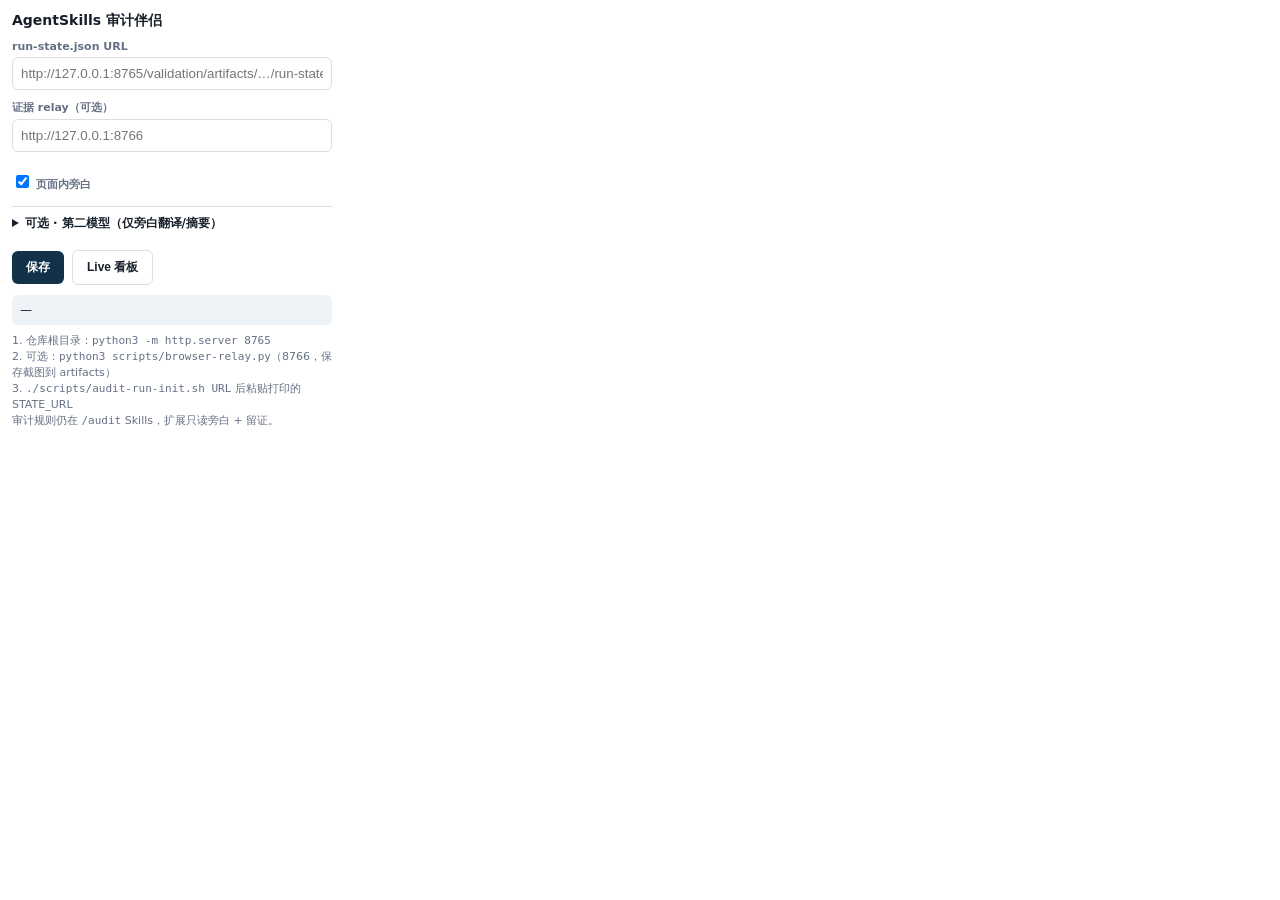
<file: browser-extension/popup/popup.html>
<!DOCTYPE html>
<html lang="zh-CN">
<head>
  <meta charset="UTF-8" />
  <title>AgentSkills Audit</title>
  <style>
    body { font-family: Inter, ui-sans-serif, system-ui, sans-serif; font-size: 13px; margin: 0; padding: 12px; width: 320px; color: #17202a; }
    h1 { font-size: 14px; margin: 0 0 10px; }
    label { display: block; font-size: 11px; font-weight: 600; color: #667085; margin: 10px 0 4px; }
    input[type=text] { width: 100%; padding: 8px; border: 1px solid #d8e0e7; border-radius: 6px; box-sizing: border-box; }
    .row { display: flex; align-items: center; gap: 8px; margin-top: 10px; }
    button { background: #12324a; color: #fff; border: none; padding: 8px 14px; border-radius: 6px; font-weight: 600; cursor: pointer; font-size: 12px; }
    button.secondary { background: #fff; color: #17202a; border: 1px solid #d8e0e7; }
    .hint { font-size: 11px; color: #667085; margin-top: 8px; line-height: 1.45; }
    .status { margin-top: 10px; padding: 8px; background: #eef3f7; border-radius: 6px; font-size: 12px; }
    a { color: #12324a; }
    details.advanced { margin-top: 10px; border-top: 1px solid #d8e0e7; padding-top: 8px; }
    details.advanced summary { cursor: pointer; font-weight: 600; font-size: 12px; margin-bottom: 8px; }
    select { width: 100%; padding: 6px; border: 1px solid #d8e0e7; border-radius: 6px; margin-bottom: 8px; }
  </style>
</head>
<body>
  <h1>AgentSkills 审计伴侣</h1>
  <label for="stateUrl">run-state.json URL</label>
  <input id="stateUrl" type="text" placeholder="http://127.0.0.1:8765/validation/artifacts/…/run-state.json" />
  <label for="relayUrl">证据 relay（可选）</label>
  <input id="relayUrl" type="text" placeholder="http://127.0.0.1:8766" />
  <div class="row">
    <label><input type="checkbox" id="overlayEnabled" checked /> 页面内旁白</label>
  </div>
  <details class="advanced" id="narrationPanel">
    <summary>可选 · 第二模型（仅旁白翻译/摘要）</summary>
    <label><input type="checkbox" id="narrationEnabled" /> 启用</label>
    <label for="narrationMode">模式</label>
    <select id="narrationMode">
      <option value="passthrough">透传（默认）</option>
      <option value="relay">经 relay（推荐，密钥在终端 env）</option>
      <option value="direct">扩展直连 API</option>
    </select>
    <label for="narrationTask">任务</label>
    <select id="narrationTask">
      <option value="none">无</option>
      <option value="translate">翻译旁白</option>
      <option value="summarize">摘要旁白</option>
    </select>
    <label for="targetLocale">目标语言</label>
    <input id="targetLocale" type="text" placeholder="zh" />
    <label for="directEndpoint">直连 endpoint（仅 direct）</label>
    <input id="directEndpoint" type="text" placeholder="https://api.openai.com/v1/chat/completions" />
    <label for="directModel">直连 model</label>
    <input id="directModel" type="text" placeholder="gpt-4o-mini" />
    <label for="directApiKey">直连 API Key（仅存本机）</label>
    <input id="directApiKey" type="password" placeholder="sk-…" autocomplete="off" />
    <p class="hint">审计编排仍在 IDE；relay 配置见 <code>docs/extension-optional-llm.md</code></p>
  </details>
  <div class="row">
    <button type="button" id="save">保存</button>
    <button type="button" class="secondary" id="openWorkbench">Live 看板</button>
  </div>
  <div class="status" id="status">—</div>
  <p class="hint">
    1. 仓库根目录：<code>python3 -m http.server 8765</code><br>
    2. 可选：<code>python3 scripts/browser-relay.py</code>（8766，保存截图到 artifacts）<br>
    3. <code>./scripts/audit-run-init.sh URL</code> 后粘贴打印的 STATE_URL<br>
    审计规则仍在 <code>/audit</code> Skills，扩展只读旁白 + 留证。
  </p>
  <script src="popup.js"></script>
</body>
</html>
</file>
